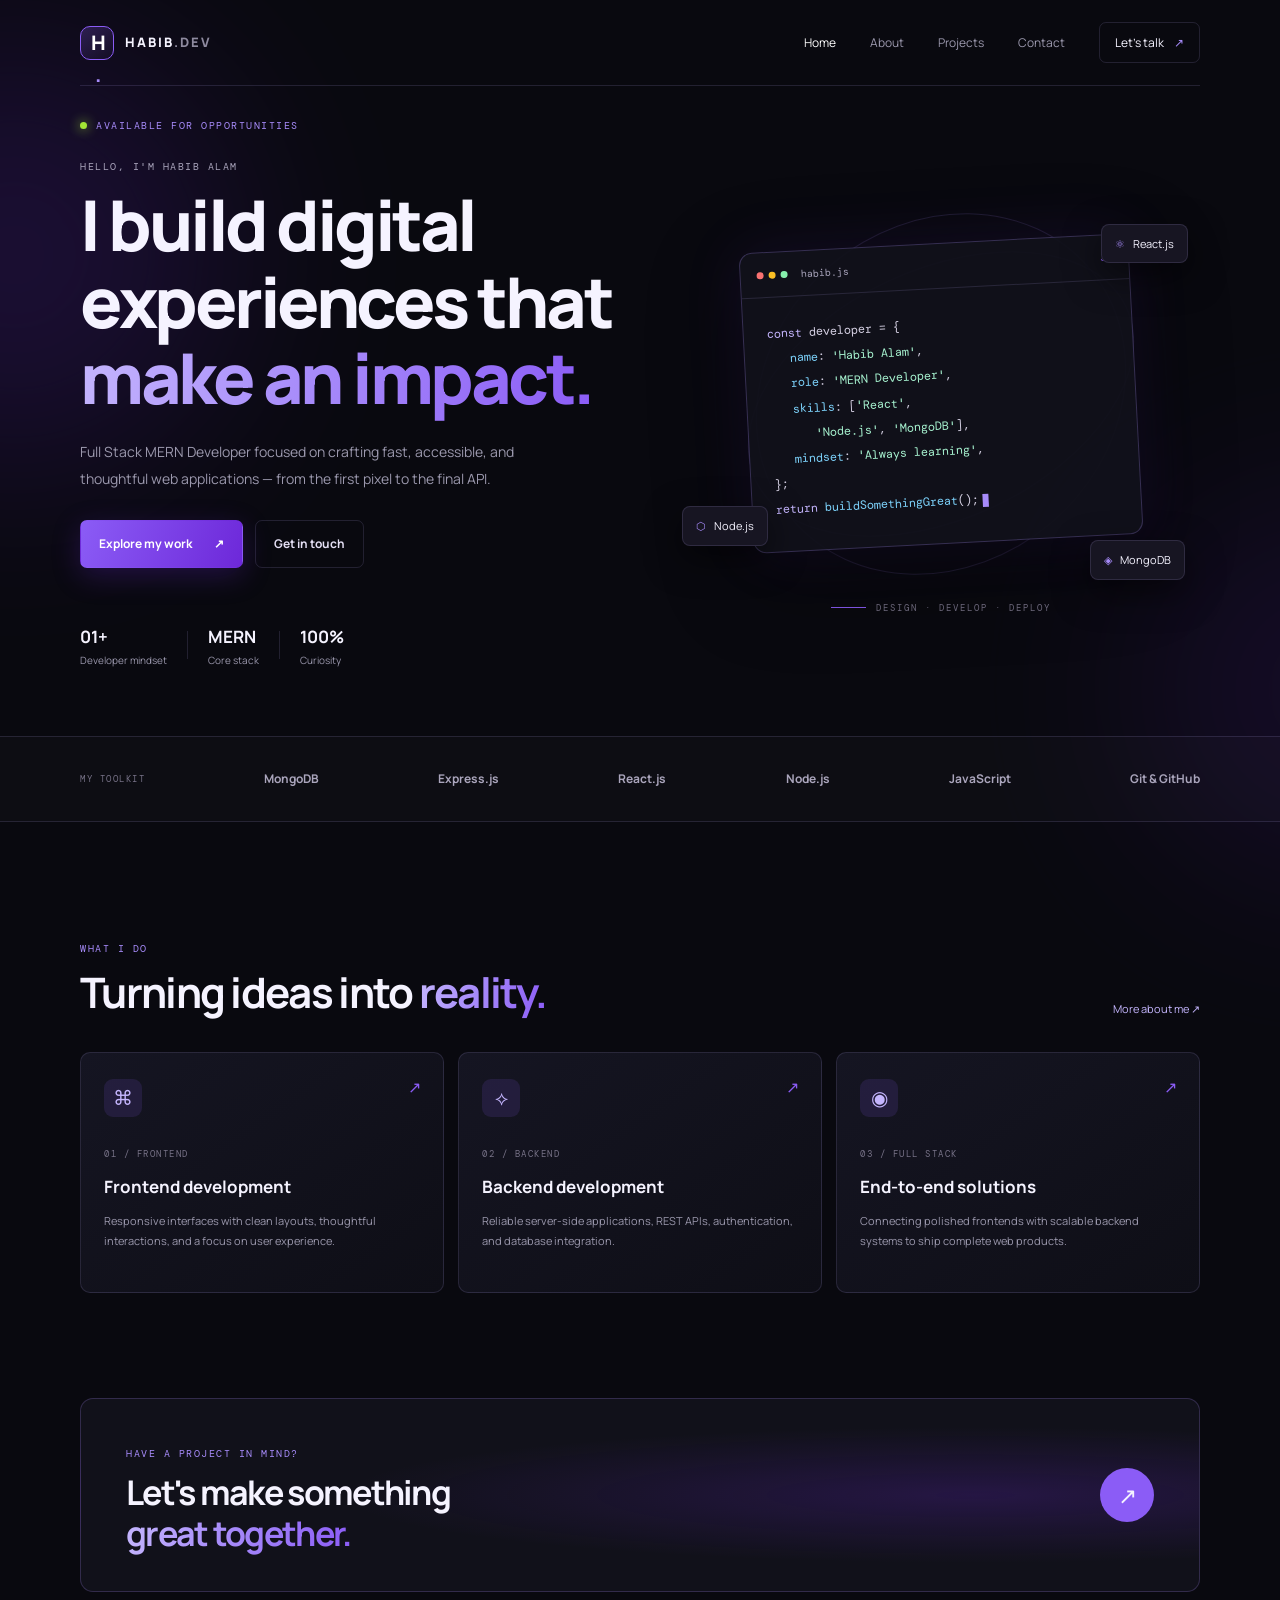
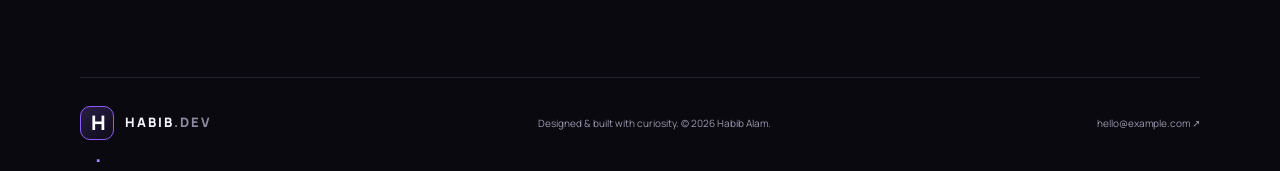
<file: index.html>
<!DOCTYPE html>
<html lang="en">
<head>
  <meta charset="UTF-8"><meta name="viewport" content="width=device-width, initial-scale=1.0">
  <meta name="description" content="Full Stack MERN Developer portfolio — modern, responsive web applications and digital experiences.">
  <title>Habib Alam | Full Stack MERN Developer</title>
  <link rel="preconnect" href="https://fonts.googleapis.com"><link rel="preconnect" href="https://fonts.gstatic.com" crossorigin>
  <link href="https://fonts.googleapis.com/css2?family=DM+Mono:wght@400;500&family=Manrope:wght@400;500;600;700;800&display=swap" rel="stylesheet">
  <link rel="stylesheet" href="css/style.css">
</head>
<body>
  <div class="ambient ambient-one"></div><div class="ambient ambient-two"></div>
  <header class="site-header">
    <a class="brand" href="index.html"><span class="brand-mark">H<span>.</span></span><span>HABIB<span class="muted">.DEV</span></span></a>
    <button class="menu-toggle" aria-label="Open navigation" aria-expanded="false"><span></span><span></span></button>
    <nav class="nav-links" aria-label="Main navigation">
      <a class="active" href="index.html">Home</a><a href="about.html">About</a><a href="projects.html">Projects</a><a href="contact.html">Contact</a>
      <a class="nav-cta" href="contact.html">Let's talk <span>↗</span></a>
    </nav>
  </header>
  <main>
    <section class="hero container">
      <div class="hero-copy">
        <div class="eyebrow"><span class="status-dot"></span> AVAILABLE FOR OPPORTUNITIES</div>
        <p class="hero-kicker">HELLO, I'M HABIB ALAM</p>
        <h1>I build digital<br>experiences that<br><span class="gradient-text">make an impact.</span></h1>
        <p class="hero-description">Full Stack MERN Developer focused on crafting fast, accessible, and thoughtful web applications — from the first pixel to the final API.</p>
        <div class="hero-actions"><a class="button button-primary" href="projects.html">Explore my work <span>↗</span></a><a class="button button-ghost" href="contact.html">Get in touch</a></div>
        <div class="hero-meta"><div><strong>01+</strong><span>Developer mindset</span></div><i></i><div><strong> MERN </strong><span>Core stack</span></div><i></i><div><strong>100%</strong><span>Curiosity</span></div></div>
      </div>
      <div class="hero-visual">
        <div class="orbit orbit-a"></div><div class="orbit orbit-b"></div>
        <div class="code-card">
          <div class="code-top"><div class="window-dots"><b></b><b></b><b></b></div><span>habib.js</span><span class="code-lang">JS</span></div>
          <div class="code-body"><p><span class="code-purple">const</span> developer = {</p><p class="indent"><span class="code-blue">name</span>: <span class="code-green">'Habib Alam'</span>,</p><p class="indent"><span class="code-blue">role</span>: <span class="code-green">'MERN Developer'</span>,</p><p class="indent"><span class="code-blue">skills</span>: [<span class="code-green">'React'</span>,</p><p class="indent more"><span class="code-green">'Node.js'</span>, <span class="code-green">'MongoDB'</span>],</p><p class="indent"><span class="code-blue">mindset</span>: <span class="code-green">'Always learning'</span>,</p><p>};</p><p class="code-last"><span class="code-purple">return</span> <span class="code-blue">buildSomethingGreat</span>();<span class="cursor"></span></p></div>
        </div>
        <div class="float-chip chip-react"><span>⚛</span> React.js</div><div class="float-chip chip-node"><span>⬡</span> Node.js</div><div class="float-chip chip-db"><span>◈</span> MongoDB</div>
        <div class="visual-caption"><span class="caption-line"></span><span>DESIGN · DEVELOP · DEPLOY</span></div>
      </div>
    </section>
    <section class="stack-strip"><div class="container stack-inner"><span class="stack-label">MY TOOLKIT</span><div>MongoDB</div><div>Express.js</div><div>React.js</div><div>Node.js</div><div>JavaScript</div><div>Git & GitHub</div></div></section>
    <section class="section container">
      <div class="section-heading"><div><p class="eyebrow">WHAT I DO</p><h2>Turning ideas into <span class="gradient-text">reality.</span></h2></div><a class="text-link" href="about.html">More about me ↗</a></div>
      <div class="service-grid">
        <article class="service-card"><span class="service-icon">⌘</span><span class="card-index">01 / FRONTEND</span><h3>Frontend development</h3><p>Responsive interfaces with clean layouts, thoughtful interactions, and a focus on user experience.</p><span class="card-arrow">↗</span></article>
        <article class="service-card"><span class="service-icon">⟡</span><span class="card-index">02 / BACKEND</span><h3>Backend development</h3><p>Reliable server-side applications, REST APIs, authentication, and database integration.</p><span class="card-arrow">↗</span></article>
        <article class="service-card"><span class="service-icon">◉</span><span class="card-index">03 / FULL STACK</span><h3>End-to-end solutions</h3><p>Connecting polished frontends with scalable backend systems to ship complete web products.</p><span class="card-arrow">↗</span></article>
      </div>
    </section>
    <section class="cta-band container"><div><p class="eyebrow">HAVE A PROJECT IN MIND?</p><h2>Let's make something<br><span class="gradient-text">great together.</span></h2></div><a class="round-link" href="contact.html" aria-label="Contact Habib">↗</a></section>
  </main>
  <footer class="footer container"><a class="brand" href="index.html"><span class="brand-mark">H<span>.</span></span><span>HABIB<span class="muted">.DEV</span></span></a><p>Designed & built with curiosity. © <span class="year"></span> Habib Alam.</p><a href="mailto:hello@example.com">hello@example.com ↗</a></footer>
  <script src="js/main.js"></script>
</body></html>
</file>
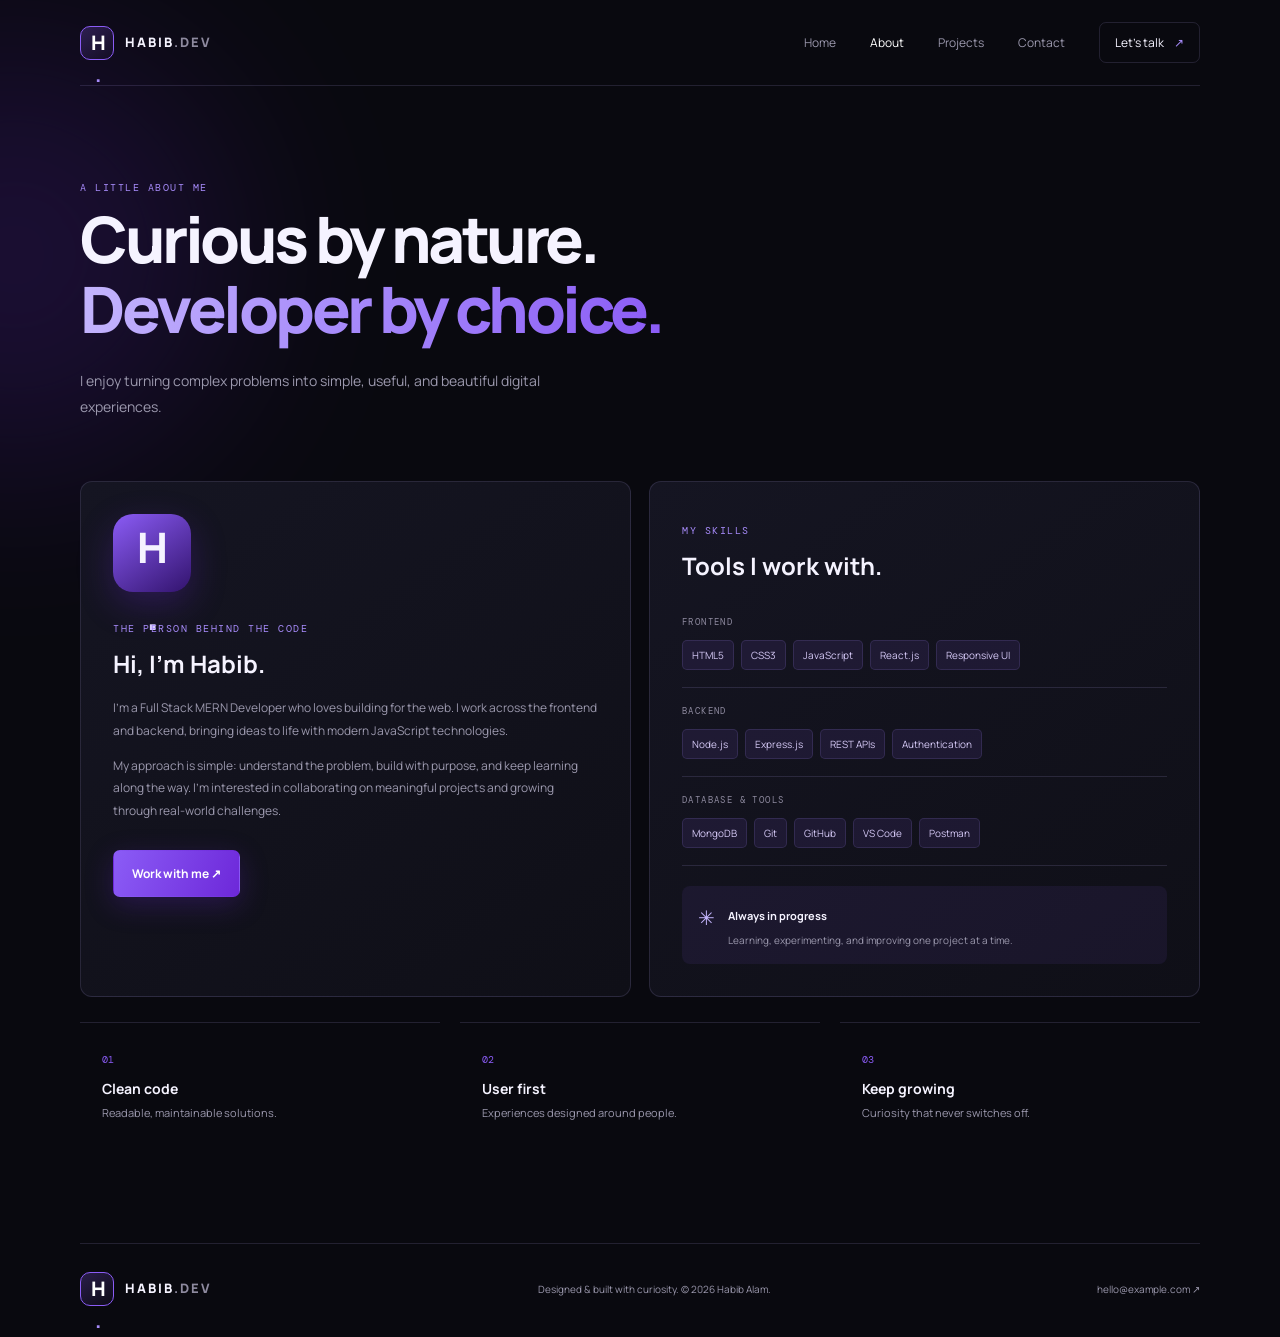
<file: about.html>
<!DOCTYPE html>
<html lang="en"><head><meta charset="UTF-8"><meta name="viewport" content="width=device-width, initial-scale=1.0"><meta name="description" content="About Habib Alam, Full Stack MERN Developer."><title>About | Habib Alam</title><link rel="preconnect" href="https://fonts.googleapis.com"><link rel="preconnect" href="https://fonts.gstatic.com" crossorigin><link href="https://fonts.googleapis.com/css2?family=DM+Mono:wght@400;500&family=Manrope:wght@400;500;600;700;800&display=swap" rel="stylesheet"><link rel="stylesheet" href="css/style.css"></head>
<body><div class="ambient ambient-one"></div><header class="site-header"><a class="brand" href="index.html"><span class="brand-mark">H<span>.</span></span><span>HABIB<span class="muted">.DEV</span></span></a><button class="menu-toggle" aria-label="Open navigation" aria-expanded="false"><span></span><span></span></button><nav class="nav-links"><a href="index.html">Home</a><a class="active" href="about.html">About</a><a href="projects.html">Projects</a><a href="contact.html">Contact</a><a class="nav-cta" href="contact.html">Let's talk <span>↗</span></a></nav></header>
<main class="container inner-page"><div class="page-intro"><p class="eyebrow">A LITTLE ABOUT ME</p><h1>Curious by nature.<br><span class="gradient-text">Developer by choice.</span></h1><p class="lead">I enjoy turning complex problems into simple, useful, and beautiful digital experiences.</p></div>
<section class="about-layout"><div class="about-panel"><div class="avatar-placeholder">H<span>.</span></div><p class="eyebrow">THE PERSON BEHIND THE CODE</p><h2>Hi, I'm Habib.</h2><p>I'm a Full Stack MERN Developer who loves building for the web. I work across the frontend and backend, bringing ideas to life with modern JavaScript technologies.</p><p>My approach is simple: understand the problem, build with purpose, and keep learning along the way. I'm interested in collaborating on meaningful projects and growing through real-world challenges.</p><a class="button button-primary" href="contact.html">Work with me ↗</a></div>
<div class="skills-panel"><p class="eyebrow">MY SKILLS</p><h2>Tools I work with.</h2><div class="skill-group"><h3>FRONTEND</h3><div class="skill-tags"><span>HTML5</span><span>CSS3</span><span>JavaScript</span><span>React.js</span><span>Responsive UI</span></div></div><div class="skill-group"><h3>BACKEND</h3><div class="skill-tags"><span>Node.js</span><span>Express.js</span><span>REST APIs</span><span>Authentication</span></div></div><div class="skill-group"><h3>DATABASE & TOOLS</h3><div class="skill-tags"><span>MongoDB</span><span>Git</span><span>GitHub</span><span>VS Code</span><span>Postman</span></div></div><div class="note-card"><span>✳</span><div><strong>Always in progress</strong><p>Learning, experimenting, and improving one project at a time.</p></div></div></div></section>
<section class="values-row"><div><span>01</span><h3>Clean code</h3><p>Readable, maintainable solutions.</p></div><div><span>02</span><h3>User first</h3><p>Experiences designed around people.</p></div><div><span>03</span><h3>Keep growing</h3><p>Curiosity that never switches off.</p></div></section></main>
<footer class="footer container"><a class="brand" href="index.html"><span class="brand-mark">H<span>.</span></span><span>HABIB<span class="muted">.DEV</span></span></a><p>Designed & built with curiosity. © <span class="year"></span> Habib Alam.</p><a href="mailto:hello@example.com">hello@example.com ↗</a></footer><script src="js/main.js"></script></body></html>
</file>
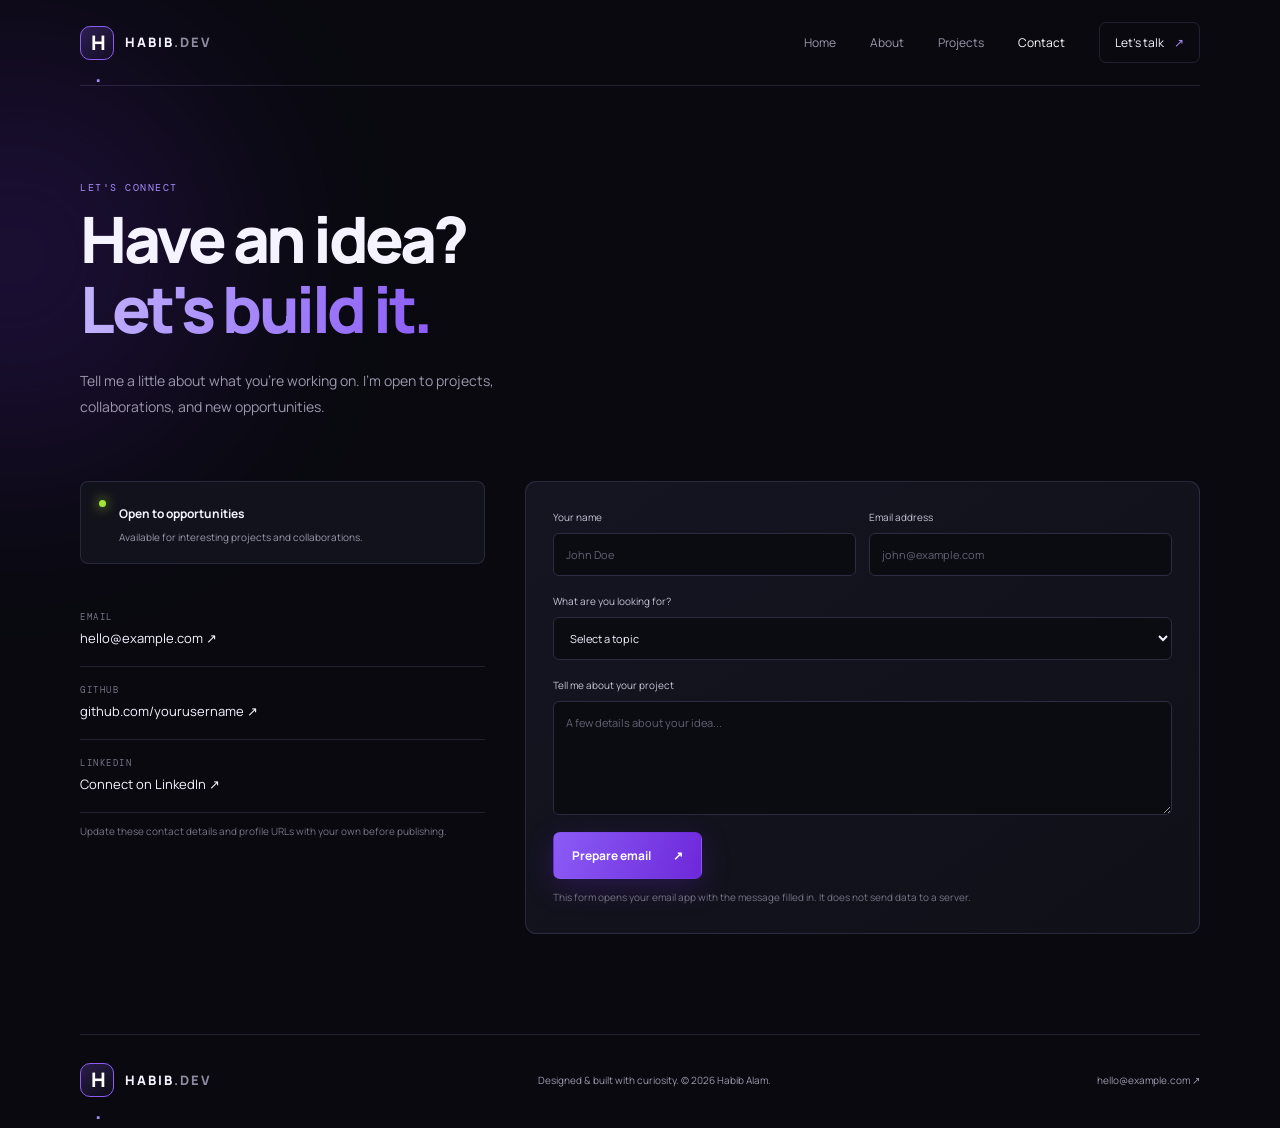
<file: contact.html>
<!DOCTYPE html>
<html lang="en"><head><meta charset="UTF-8"><meta name="viewport" content="width=device-width, initial-scale=1.0"><meta name="description" content="Contact Habib Alam about web development projects and opportunities."><title>Contact | Habib Alam</title><link rel="preconnect" href="https://fonts.googleapis.com"><link rel="preconnect" href="https://fonts.gstatic.com" crossorigin><link href="https://fonts.googleapis.com/css2?family=DM+Mono:wght@400;500&family=Manrope:wght@400;500;600;700;800&display=swap" rel="stylesheet"><link rel="stylesheet" href="css/style.css"></head>
<body><div class="ambient ambient-one"></div><header class="site-header"><a class="brand" href="index.html"><span class="brand-mark">H<span>.</span></span><span>HABIB<span class="muted">.DEV</span></span></a><button class="menu-toggle" aria-label="Open navigation" aria-expanded="false"><span></span><span></span></button><nav class="nav-links"><a href="index.html">Home</a><a href="about.html">About</a><a href="projects.html">Projects</a><a class="active" href="contact.html">Contact</a><a class="nav-cta" href="contact.html">Let's talk <span>↗</span></a></nav></header>
<main class="container inner-page"><div class="page-intro"><p class="eyebrow">LET'S CONNECT</p><h1>Have an idea?<br><span class="gradient-text">Let's build it.</span></h1><p class="lead">Tell me a little about what you're working on. I'm open to projects, collaborations, and new opportunities.</p></div>
<section class="contact-layout"><div class="contact-details"><div class="contact-note"><span class="status-dot"></span><div><strong>Open to opportunities</strong><p>Available for interesting projects and collaborations.</p></div></div><div class="contact-method"><span>EMAIL</span><a href="mailto:hello@example.com">hello@example.com ↗</a></div><div class="contact-method"><span>GITHUB</span><a href="https://github.com/" target="_blank" rel="noreferrer">github.com/yourusername ↗</a></div><div class="contact-method"><span>LINKEDIN</span><a href="https://www.linkedin.com/" target="_blank" rel="noreferrer">Connect on LinkedIn ↗</a></div><p class="small-muted">Update these contact details and profile URLs with your own before publishing.</p></div>
<form class="contact-form" id="contactForm"><div class="form-row"><label>Your name<input type="text" name="name" placeholder="John Doe" required minlength="2"></label><label>Email address<input type="email" name="email" placeholder="john@example.com" required></label></div><label>What are you looking for?<select name="subject" required><option value="" disabled selected>Select a topic</option><option>Website development</option><option>Frontend development</option><option>Backend / API development</option><option>Collaboration</option><option>Something else</option></select></label><label>Tell me about your project<textarea name="message" rows="5" placeholder="A few details about your idea..." required minlength="10"></textarea></label><button class="button button-primary submit-button" type="submit">Prepare email <span>↗</span></button><p class="form-hint" id="formHint">This form opens your email app with the message filled in. It does not send data to a server.</p></form></section></main>
<footer class="footer container"><a class="brand" href="index.html"><span class="brand-mark">H<span>.</span></span><span>HABIB<span class="muted">.DEV</span></span></a><p>Designed & built with curiosity. © <span class="year"></span> Habib Alam.</p><a href="mailto:hello@example.com">hello@example.com ↗</a></footer><script src="js/main.js"></script></body></html>
</file>
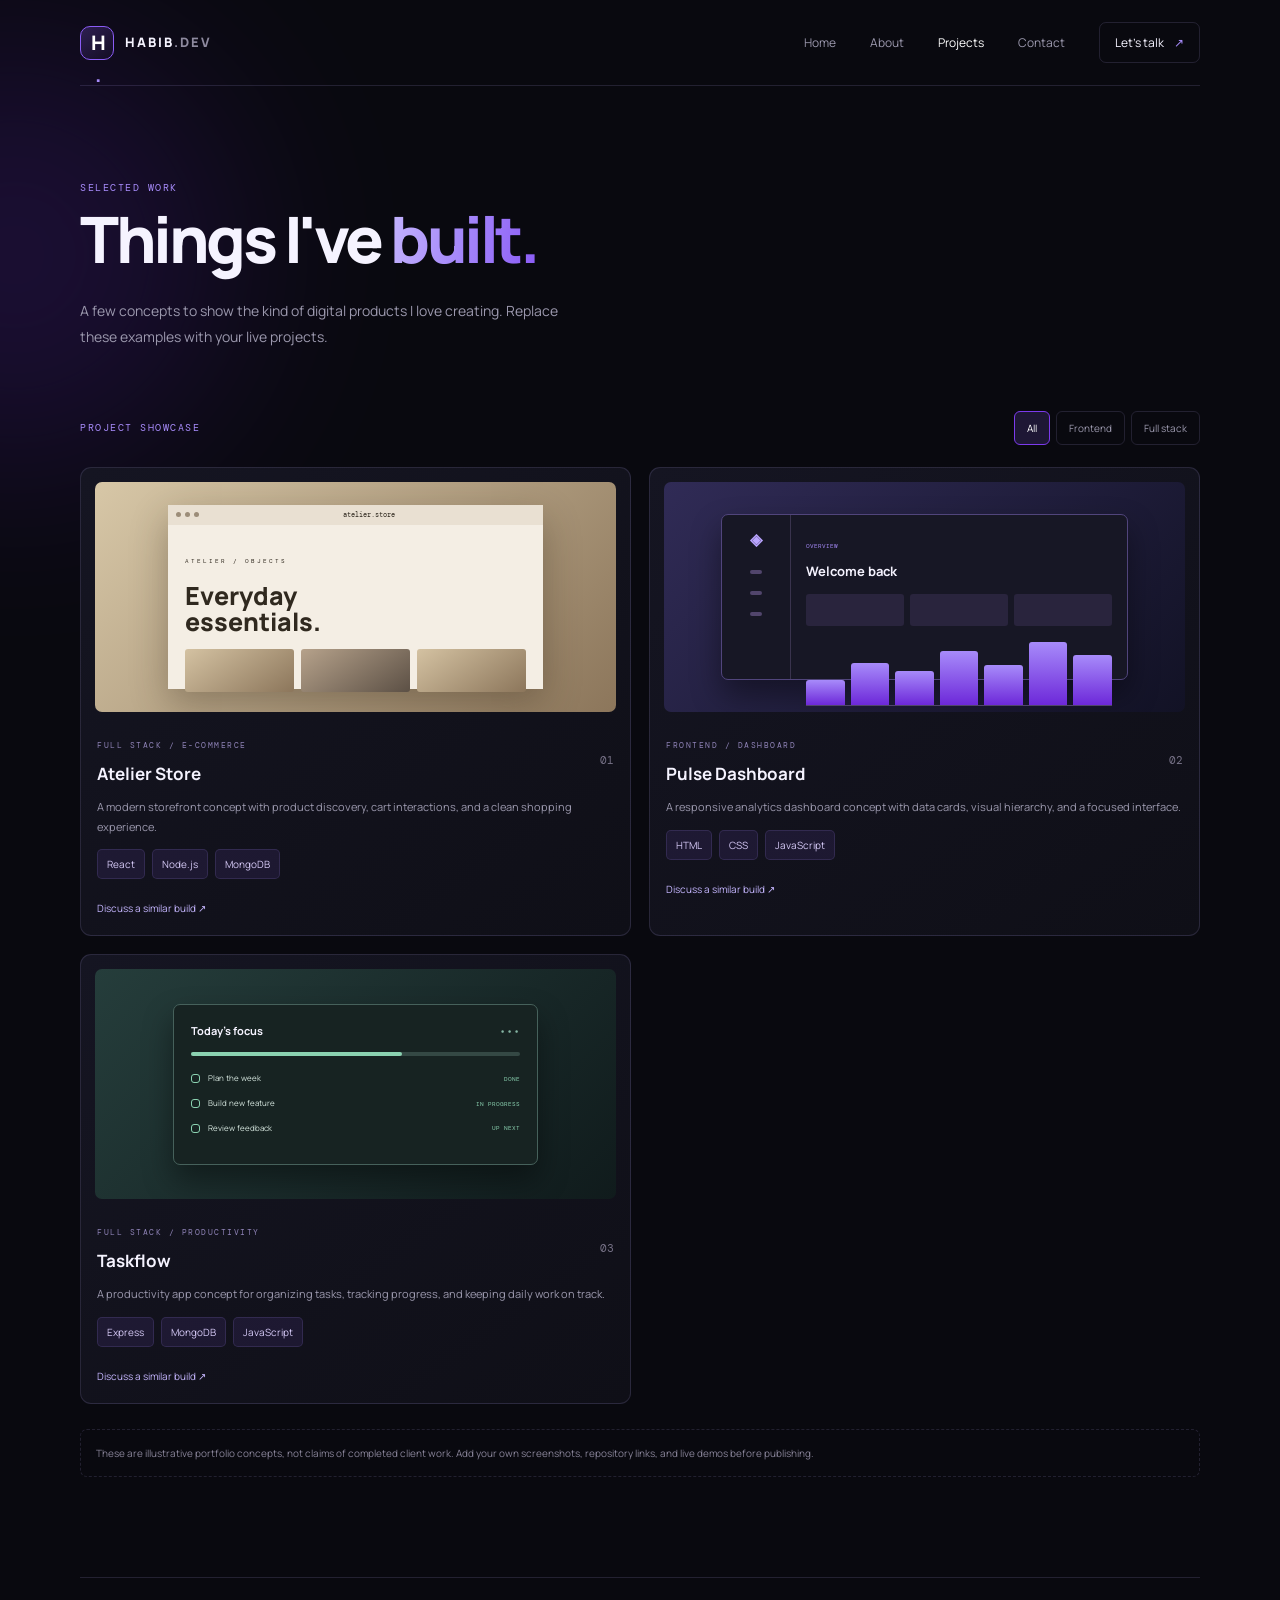
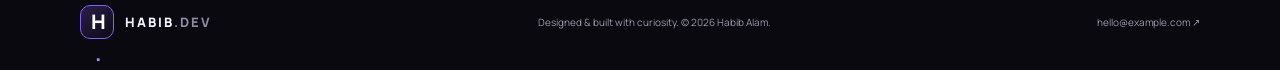
<file: projects.html>
<!DOCTYPE html>
<html lang="en"><head><meta charset="UTF-8"><meta name="viewport" content="width=device-width, initial-scale=1.0"><meta name="description" content="Selected web development projects by Habib Alam."><title>Projects | Habib Alam</title><link rel="preconnect" href="https://fonts.googleapis.com"><link rel="preconnect" href="https://fonts.gstatic.com" crossorigin><link href="https://fonts.googleapis.com/css2?family=DM+Mono:wght@400;500&family=Manrope:wght@400;500;600;700;800&display=swap" rel="stylesheet"><link rel="stylesheet" href="css/style.css"></head>
<body><div class="ambient ambient-one"></div><header class="site-header"><a class="brand" href="index.html"><span class="brand-mark">H<span>.</span></span><span>HABIB<span class="muted">.DEV</span></span></a><button class="menu-toggle" aria-label="Open navigation" aria-expanded="false"><span></span><span></span></button><nav class="nav-links"><a href="index.html">Home</a><a href="about.html">About</a><a class="active" href="projects.html">Projects</a><a href="contact.html">Contact</a><a class="nav-cta" href="contact.html">Let's talk <span>↗</span></a></nav></header>
<main class="container inner-page"><div class="page-intro"><p class="eyebrow">SELECTED WORK</p><h1>Things I've <span class="gradient-text">built.</span></h1><p class="lead">A few concepts to show the kind of digital products I love creating. Replace these examples with your live projects.</p></div>
<div class="project-toolbar"><span class="eyebrow">PROJECT SHOWCASE</span><div class="filter-group" role="group" aria-label="Filter projects"><button class="filter-btn active" data-filter="all">All</button><button class="filter-btn" data-filter="frontend">Frontend</button><button class="filter-btn" data-filter="fullstack">Full stack</button></div></div>
<section class="project-grid">
<article class="project-card" data-category="fullstack"><div class="project-art art-store"><div class="mock-browser"><div class="mock-bar"><i></i><i></i><i></i><span>atelier.store</span></div><div class="mock-store"><small>ATELIER / OBJECTS</small><b>Everyday<br>essentials.</b><div class="mock-products"><i></i><i></i><i></i></div></div></div></div><div class="project-info"><div><span class="project-type">FULL STACK / E-COMMERCE</span><h3>Atelier Store</h3></div><span class="project-number">01</span></div><p>A modern storefront concept with product discovery, cart interactions, and a clean shopping experience.</p><div class="project-tags"><span>React</span><span>Node.js</span><span>MongoDB</span></div><a class="project-link" href="contact.html">Discuss a similar build ↗</a></article>
<article class="project-card" data-category="frontend"><div class="project-art art-dashboard"><div class="dash-window"><div class="dash-side"><b>◈</b><i></i><i></i><i></i></div><div class="dash-main"><small>OVERVIEW</small><b>Welcome back</b><div class="dash-stats"><i></i><i></i><i></i></div><div class="dash-chart"><span></span><span></span><span></span><span></span><span></span><span></span><span></span></div></div></div></div><div class="project-info"><div><span class="project-type">FRONTEND / DASHBOARD</span><h3>Pulse Dashboard</h3></div><span class="project-number">02</span></div><p>A responsive analytics dashboard concept with data cards, visual hierarchy, and a focused interface.</p><div class="project-tags"><span>HTML</span><span>CSS</span><span>JavaScript</span></div><a class="project-link" href="contact.html">Discuss a similar build ↗</a></article>
<article class="project-card" data-category="fullstack"><div class="project-art art-tasks"><div class="task-window"><div class="task-head"><b>Today's focus</b><span>•••</span></div><div class="task-progress"><i></i></div><div class="task-line"><b></b><span>Plan the week</span><em>DONE</em></div><div class="task-line"><b></b><span>Build new feature</span><em>IN PROGRESS</em></div><div class="task-line"><b></b><span>Review feedback</span><em>UP NEXT</em></div></div></div><div class="project-info"><div><span class="project-type">FULL STACK / PRODUCTIVITY</span><h3>Taskflow</h3></div><span class="project-number">03</span></div><p>A productivity app concept for organizing tasks, tracking progress, and keeping daily work on track.</p><div class="project-tags"><span>Express</span><span>MongoDB</span><span>JavaScript</span></div><a class="project-link" href="contact.html">Discuss a similar build ↗</a></article>
</section><div class="project-disclaimer">These are illustrative portfolio concepts, not claims of completed client work. Add your own screenshots, repository links, and live demos before publishing.</div></main>
<footer class="footer container"><a class="brand" href="index.html"><span class="brand-mark">H<span>.</span></span><span>HABIB<span class="muted">.DEV</span></span></a><p>Designed & built with curiosity. © <span class="year"></span> Habib Alam.</p><a href="mailto:hello@example.com">hello@example.com ↗</a></footer><script src="js/main.js"></script></body></html>
</file>
<file: css/style.css>
:root{--bg:#09090f;--panel:#11111b;--panel2:#151522;--text:#f5f3ff;--muted:#9b98ad;--purple:#a78bfa;--purple2:#7c3aed;--line:rgba(190,177,255,.14);--font:'Manrope',sans-serif;--mono:'DM Mono',monospace}*{box-sizing:border-box}html{scroll-behavior:smooth}body{margin:0;background:var(--bg);color:var(--text);font-family:var(--font);line-height:1.6;overflow-x:hidden}a{color:inherit;text-decoration:none}button,input,textarea,select{font:inherit}.container{width:min(1120px,calc(100% - 48px));margin-inline:auto}.ambient{position:absolute;pointer-events:none;filter:blur(100px);opacity:.18;border-radius:50%;z-index:-1}.ambient-one{width:430px;height:430px;background:#6d28d9;top:40px;left:-200px}.ambient-two{width:380px;height:380px;background:#4c1d95;top:500px;right:-240px}.site-header{height:86px;width:min(1120px,calc(100% - 48px));margin:auto;display:flex;align-items:center;justify-content:space-between;border-bottom:1px solid var(--line);position:relative;z-index:5}.brand{display:flex;align-items:center;gap:11px;font-weight:800;font-size:13px;letter-spacing:2px}.brand-mark{width:34px;height:34px;border:1px solid #8b5cf6;border-radius:10px;display:grid;place-items:center;font-size:20px;letter-spacing:-2px;color:#fff;background:linear-gradient(145deg,rgba(139,92,246,.25),rgba(139,92,246,.03))}.brand-mark span{color:var(--purple)}.muted{color:#8e8a9f}.nav-links{display:flex;align-items:center;gap:34px}.nav-links>a:not(.nav-cta){font-size:12px;color:var(--muted);transition:.2s}.nav-links>a:hover,.nav-links>a.active{color:#fff}.nav-cta{border:1px solid var(--line);border-radius:7px;padding:10px 15px;font-size:12px}.nav-cta span{color:var(--purple);margin-left:8px}.menu-toggle{display:none;background:none;border:0;color:#fff}.hero{min-height:650px;display:grid;grid-template-columns:1.05fr .95fr;align-items:center;gap:30px;padding-top:30px;padding-bottom:65px}.eyebrow,.hero-kicker,.card-index,.project-type,.contact-method>span{font:10px var(--mono);letter-spacing:1.5px;color:var(--purple)}.eyebrow{display:flex;align-items:center;gap:9px}.status-dot{width:7px;height:7px;border-radius:50%;background:#a3e635;box-shadow:0 0 12px #a3e635;display:inline-block}.hero-kicker{margin:28px 0 13px;color:#aaa5bc}.hero h1,.page-intro h1{font-size:clamp(43px,6vw,70px);line-height:1.09;letter-spacing:-3.5px;margin:0;font-weight:800}.gradient-text{background:linear-gradient(100deg,#c4b5fd 0%,#a78bfa 45%,#8b5cf6 100%);-webkit-background-clip:text;background-clip:text;color:transparent}.hero-description,.lead{max-width:490px;color:var(--muted);font-size:14px;line-height:1.9;margin:24px 0 28px}.hero-actions{display:flex;gap:12px;flex-wrap:wrap}.button{display:inline-flex;align-items:center;justify-content:center;gap:22px;border-radius:7px;padding:13px 18px;font-size:12px;font-weight:700;border:1px solid transparent;cursor:pointer;transition:transform .2s,background .2s}.button:hover{transform:translateY(-3px)}.button-primary{background:linear-gradient(110deg,#8b5cf6,#6d28d9);box-shadow:0 8px 28px rgba(109,40,217,.25);color:#fff}.button-ghost{border-color:var(--line);color:#e5e0f5}.hero-meta{display:flex;align-items:center;gap:20px;margin-top:55px}.hero-meta div{display:grid;gap:2px}.hero-meta strong{font-size:17px}.hero-meta span{font-size:10px;color:var(--muted)}.hero-meta i{height:28px;width:1px;background:var(--line)}.hero-visual{height:440px;position:relative;display:grid;place-items:center}.orbit{position:absolute;border:1px solid rgba(167,139,250,.14);border-radius:50%;transform:rotate(-25deg)}.orbit-a{width:410px;height:250px}.orbit-b{width:340px;height:390px;transform:rotate(50deg)}.code-card{width:min(390px,100%);background:rgba(17,17,27,.94);border:1px solid rgba(167,139,250,.25);border-radius:13px;box-shadow:0 25px 90px rgba(0,0,0,.45),0 0 60px rgba(124,58,237,.12);position:relative;z-index:1;overflow:hidden;transform:rotate(-3deg)}.code-top{height:45px;border-bottom:1px solid var(--line);display:flex;align-items:center;padding:0 16px;gap:13px;color:#aaa5bc;font:10px var(--mono)}.window-dots{display:flex;gap:5px}.window-dots b{width:7px;height:7px;border-radius:50%;background:#6d5c87}.window-dots b:first-child{background:#f87171}.window-dots b:nth-child(2){background:#fbbf24}.window-dots b:nth-child(3){background:#86efac}.code-lang{margin-left:auto;color:#8b5cf6}.code-body{padding:24px 23px 28px;font:12px/2.1 var(--mono);color:#d7d2e5}.code-body p{margin:0}.indent{padding-left:22px}.more{padding-left:44px}.code-purple{color:#c4b5fd}.code-blue{color:#7dd3fc}.code-green{color:#a7f3d0}.cursor{display:inline-block;width:6px;height:13px;background:#a78bfa;vertical-align:middle;margin-left:4px;animation:blink 1s steps(2) infinite}@keyframes blink{50%{opacity:0}}.float-chip{position:absolute;z-index:2;background:#171522;border:1px solid var(--line);border-radius:8px;padding:10px 13px;font-size:11px;box-shadow:0 12px 35px #0008}.float-chip span{color:var(--purple);margin-right:6px}.chip-react{top:50px;right:12px}.chip-node{bottom:68px;left:0}.chip-db{bottom:34px;right:15px}.visual-caption{position:absolute;bottom:0;display:flex;gap:10px;align-items:center;color:#777287;font:9px var(--mono);letter-spacing:2px}.caption-line{width:35px;height:1px;background:#8b5cf6}.stack-strip{border-block:1px solid var(--line);background:rgba(255,255,255,.015)}.stack-inner{min-height:84px;display:flex;align-items:center;justify-content:space-between;gap:20px;flex-wrap:wrap}.stack-inner div{font-size:12px;color:#aaa5bc;font-weight:700}.stack-label{font:9px var(--mono);letter-spacing:1.5px;color:#777287}.section{padding-top:110px;padding-bottom:105px}.section-heading{display:flex;align-items:end;justify-content:space-between;margin-bottom:35px}.section-heading h2,.cta-band h2{font-size:clamp(28px,4vw,42px);line-height:1.2;letter-spacing:-1.7px;margin:12px 0 0}.text-link{font-size:11px;color:#c4b5fd}.service-grid{display:grid;grid-template-columns:repeat(3,1fr);gap:14px}.service-card{position:relative;padding:26px 23px 30px;background:linear-gradient(145deg,#151522,#0e0e16);border:1px solid var(--line);border-radius:10px;min-height:235px;transition:.25s}.service-card:hover,.project-card:hover{transform:translateY(-5px);border-color:rgba(167,139,250,.4)}.service-icon{display:grid;place-items:center;width:38px;height:38px;border-radius:9px;background:rgba(139,92,246,.13);color:#c4b5fd;font-size:20px;margin-bottom:22px}.card-index{font-size:9px;color:#777287}.service-card h3{font-size:17px;margin:8px 0}.service-card p,.project-card>p{font-size:11px;line-height:1.8;color:var(--muted)}.card-arrow{position:absolute;right:22px;top:22px;color:#8b5cf6}.cta-band{border:1px solid rgba(167,139,250,.22);border-radius:13px;padding:38px 45px;margin-bottom:85px;background:radial-gradient(ellipse at 80% 50%,rgba(109,40,217,.22),transparent 50%),#11111a;display:flex;justify-content:space-between;align-items:center}.cta-band h2{font-size:34px}.round-link{width:54px;height:54px;border-radius:50%;background:#8b5cf6;display:grid;place-items:center;font-size:23px;transition:.2s}.round-link:hover{transform:rotate(45deg)}.footer{min-height:90px;border-top:1px solid var(--line);display:flex;align-items:center;justify-content:space-between;gap:20px}.footer p,.footer>a:last-child{font-size:10px;color:var(--muted)}.inner-page{padding-top:85px;padding-bottom:100px}.page-intro{max-width:760px;margin-bottom:60px}.page-intro h1{font-size:clamp(42px,6vw,64px)}.page-intro .lead{margin-bottom:0}.about-layout{display:grid;grid-template-columns:1fr 1fr;gap:18px}.about-panel,.skills-panel{padding:32px;background:linear-gradient(145deg,#151522,#0f0f17);border:1px solid var(--line);border-radius:12px}.avatar-placeholder{width:78px;height:78px;border-radius:20px;background:linear-gradient(145deg,#8b5cf6,#32136d);display:grid;place-items:center;font-size:42px;font-weight:800;margin-bottom:30px;box-shadow:0 12px 35px #6d28d944}.avatar-placeholder span{color:#d8ccff}.about-panel h2,.skills-panel h2{font-size:24px;margin:8px 0 14px}.about-panel>p:not(.eyebrow){font-size:12px;line-height:1.9;color:var(--muted)}.about-panel .button{margin-top:15px}.skill-group{padding:17px 0;border-bottom:1px solid var(--line)}.skill-group h3{font:9px var(--mono);letter-spacing:1.4px;color:#8e8a9f;margin:0 0 12px}.skill-tags,.project-tags{display:flex;gap:7px;flex-wrap:wrap}.skill-tags span,.project-tags span{font-size:10px;color:#d5c9f6;background:rgba(139,92,246,.1);border:1px solid rgba(167,139,250,.15);border-radius:5px;padding:6px 9px}.note-card{display:flex;gap:13px;padding:16px;margin-top:20px;background:rgba(139,92,246,.08);border-radius:8px}.note-card>span{color:#c4b5fd;font-size:20px}.note-card strong{font-size:11px}.note-card p{font-size:10px;color:var(--muted);margin:4px 0 0}.values-row{display:grid;grid-template-columns:repeat(3,1fr);gap:20px;margin-top:25px}.values-row>div{padding:22px;border-top:1px solid var(--line)}.values-row span{font:10px var(--mono);color:#8b5cf6}.values-row h3{font-size:14px;margin:8px 0 3px}.values-row p{font-size:11px;color:var(--muted);margin:0}.project-toolbar{display:flex;justify-content:space-between;align-items:center;margin-bottom:22px}.filter-group{display:flex;gap:6px}.filter-btn{border:1px solid var(--line);background:transparent;color:var(--muted);border-radius:6px;padding:8px 12px;font-size:10px;cursor:pointer}.filter-btn.active,.filter-btn:hover{background:rgba(139,92,246,.16);border-color:#7c3aed;color:#fff}.project-grid{display:grid;grid-template-columns:repeat(2,1fr);gap:18px}.project-card{padding:14px;background:linear-gradient(145deg,#151522,#0f0f17);border:1px solid var(--line);border-radius:11px;transition:.25s}.project-card[hidden]{display:none}.project-art{height:230px;border-radius:7px;display:grid;place-items:center;overflow:hidden;position:relative}.art-store{background:linear-gradient(135deg,#d7c7a7,#8c765b)}.mock-browser{width:72%;height:80%;background:#f4eee4;box-shadow:0 14px 35px #30241655;color:#30291f}.mock-bar{height:20px;background:#e9e0d2;display:flex;align-items:center;padding:0 8px;gap:4px}.mock-bar i{width:5px;height:5px;background:#9c8d79;border-radius:50%}.mock-bar span{font:7px var(--mono);margin:auto}.mock-store{padding:20px 17px}.mock-store small{font:6px var(--mono);letter-spacing:2px}.mock-store>b{display:block;font:800 25px/1.05 var(--font);margin-top:12px}.mock-products{display:flex;gap:7px;margin-top:14px}.mock-products i{height:43px;flex:1;background:linear-gradient(145deg,#d4c2a2,#8c765b);border-radius:3px}.mock-products i:nth-child(2){background:linear-gradient(145deg,#b6a28b,#5c5045)}.art-dashboard{background:linear-gradient(135deg,#302b56,#121225)}.dash-window{width:78%;height:72%;background:#171725;border:1px solid #51457c;border-radius:7px;display:flex;box-shadow:0 15px 30px #0006}.dash-side{width:17%;border-right:1px solid #39334d;display:flex;align-items:center;flex-direction:column;gap:17px;padding:12px 0;color:#b9a4ff}.dash-side i{width:12px;height:4px;border-radius:3px;background:#51456c}.dash-main{padding:15px;flex:1}.dash-main small{font:6px var(--mono);color:#a78bfa}.dash-main>b{display:block;font-size:13px;margin-top:5px}.dash-stats{display:flex;gap:6px;margin-top:12px}.dash-stats i{height:32px;flex:1;background:#29243d;border-radius:3px}.dash-chart{height:70px;margin-top:10px;display:flex;align-items:end;gap:6px;border-bottom:1px solid #51456c}.dash-chart span{flex:1;background:linear-gradient(#a78bfa,#6d28d9);border-radius:3px 3px 0 0}.dash-chart span:nth-child(1){height:35%}.dash-chart span:nth-child(2){height:60%}.dash-chart span:nth-child(3){height:48%}.dash-chart span:nth-child(4){height:78%}.dash-chart span:nth-child(5){height:57%}.dash-chart span:nth-child(6){height:90%}.dash-chart span:nth-child(7){height:72%}.art-tasks{background:linear-gradient(135deg,#253d3b,#101b1c)}.task-window{width:70%;padding:17px;background:#172322;border:1px solid #46615b;border-radius:7px;box-shadow:0 15px 30px #0006}.task-head{display:flex;justify-content:space-between;font-size:11px}.task-head span{color:#86b6a4}.task-progress{height:4px;background:#344844;border-radius:4px;margin:13px 0 16px}.task-progress i{display:block;width:64%;height:100%;background:#8bd2b1;border-radius:4px}.task-line{display:flex;align-items:center;gap:8px;margin:12px 0;font-size:8px;color:#d6e6df}.task-line>b{width:9px;height:9px;border:1px solid #8bd2b1;border-radius:3px}.task-line em{margin-left:auto;font:6px var(--mono);color:#8bd2b1}.project-info{display:flex;justify-content:space-between;align-items:center;margin:18px 2px 0}.project-type{font-size:8px;color:#8f83b7}.project-info h3{font-size:17px;margin:4px 0}.project-number{font:11px var(--mono);color:#777287}.project-card>p{margin:6px 2px 13px}.project-tags{margin:0 2px 15px}.project-link{display:inline-block;margin:0 2px 5px;font-size:10px;color:#c4b5fd}.project-disclaimer{font-size:10px;color:#888398;margin-top:25px;padding:15px;border:1px dashed var(--line);border-radius:7px}.contact-layout{display:grid;grid-template-columns:.75fr 1.25fr;gap:40px}.contact-note{display:flex;gap:13px;padding:18px;border:1px solid var(--line);border-radius:8px;background:#12121c;margin-bottom:30px}.contact-note strong{font-size:12px}.contact-note p{font-size:10px;color:var(--muted);margin:4px 0 0}.contact-method{padding:17px 0;border-bottom:1px solid var(--line);display:grid;gap:5px}.contact-method>span{font-size:9px;color:#777287}.contact-method>a{font-size:13px}.contact-method>a:hover{color:#c4b5fd}.small-muted,.form-hint{font-size:10px;color:#777287;line-height:1.7}.contact-form{padding:27px;background:linear-gradient(145deg,#151522,#101018);border:1px solid var(--line);border-radius:11px;display:grid;gap:17px}.form-row{display:grid;grid-template-columns:1fr 1fr;gap:13px}.contact-form label{display:grid;gap:8px;font-size:10px;color:#c6c1d4}.contact-form input,.contact-form textarea,.contact-form select{width:100%;background:#0b0b12;border:1px solid #302a40;border-radius:6px;padding:12px;color:#f5f3ff;font-size:11px;outline:none;resize:vertical}.contact-form input:focus,.contact-form textarea:focus,.contact-form select:focus{border-color:#8b5cf6;box-shadow:0 0 0 3px #8b5cf622}.contact-form input::placeholder,.contact-form textarea::placeholder{color:#656174}.submit-button{justify-self:start}.form-hint{margin:-7px 0 0}.toast{position:fixed;right:22px;bottom:22px;padding:13px 17px;background:#1d1930;border:1px solid #8b5cf6;border-radius:8px;color:#fff;font-size:12px;box-shadow:0 10px 35px #0008;z-index:10;animation:toastIn .25s ease}@keyframes toastIn{from{opacity:0;transform:translateY(10px)}to{opacity:1;transform:translateY(0)}}@media(max-width:850px){.hero{grid-template-columns:1fr;gap:10px;padding-top:75px}.hero-visual{height:400px}.hero-copy{max-width:650px}.stack-inner{justify-content:center;padding:20px}.stack-label{width:100%;text-align:center}.about-layout{grid-template-columns:1fr}.contact-layout{grid-template-columns:1fr;gap:25px}}@media(max-width:650px){.container,.site-header{width:calc(100% - 36px)}.site-header{height:72px}.menu-toggle{display:flex;flex-direction:column;gap:5px;padding:10px}.menu-toggle span{width:22px;height:2px;background:#eee;display:block}.nav-links{display:none;position:absolute;top:71px;left:0;right:0;padding:18px;background:#11111b;border:1px solid var(--line);border-radius:0 0 10px 10px;flex-direction:column;align-items:stretch;gap:17px}.nav-links.open{display:flex}.nav-links>a{padding:5px}.nav-cta{text-align:center}.hero{padding-top:58px;min-height:auto}.hero h1,.page-intro h1{letter-spacing:-2px}.hero-meta{gap:12px;margin-top:38px}.hero-visual{height:350px}.orbit-a{width:300px;height:210px}.orbit-b{width:270px;height:320px}.code-card{width:95%}.code-body{font-size:10px;padding:18px}.chip-react{right:0;top:30px}.chip-node{left:0;bottom:50px}.chip-db{right:0;bottom:20px}.stack-inner{gap:15px}.stack-inner div{font-size:10px}.section{padding-block:75px}.section-heading{align-items:start;gap:15px;flex-direction:column}.service-grid,.project-grid,.values-row{grid-template-columns:1fr}.service-card{min-height:200px}.cta-band{padding:25px;margin-bottom:55px}.cta-band h2{font-size:27px}.round-link{width:45px;height:45px;flex-shrink:0}.footer{padding-block:22px;flex-wrap:wrap}.footer p{order:3;width:100%;margin:0}.inner-page{padding-top:60px;padding-bottom:70px}.page-intro{margin-bottom:38px}.about-panel,.skills-panel{padding:23px}.project-art{height:200px}.project-toolbar{align-items:flex-start;gap:15px;flex-direction:column}.form-row{grid-template-columns:1fr}.contact-form{padding:19px}.contact-layout{gap:20px}}
</file>
